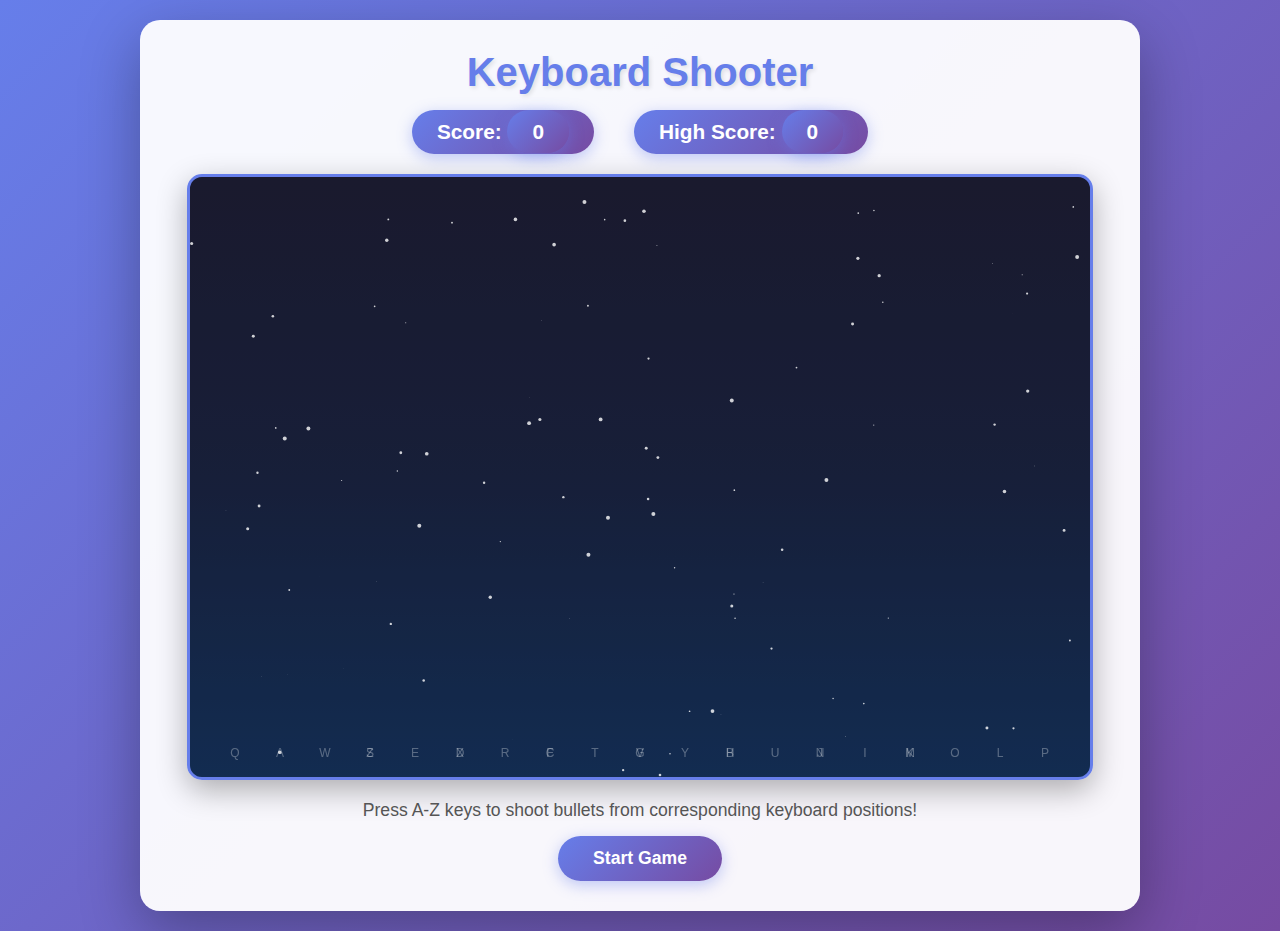
<file: GBMiniGame/index.html>
<!DOCTYPE html>
<html lang="zh-CN">
<head>
    <meta charset="UTF-8">
    <meta name="viewport" content="width=device-width, initial-scale=1.0">
    <title>Keyboard Shooter Game</title>
    <link rel="stylesheet" href="style.css">
</head>
<body>
    <div class="game-container">
        <div class="header">
            <h1>Keyboard Shooter</h1>
            <div class="score-board">
                <span>Score: <span id="score">0</span></span>
                <span>High Score: <span id="highScore">0</span></span>
            </div>
        </div>
        
        <canvas id="gameCanvas"></canvas>
        
        <div class="instructions">
            <p>Press A-Z keys to shoot bullets from corresponding keyboard positions!</p>
            <button id="startBtn">Start Game</button>
            <button id="pauseBtn" style="display:none;">Pause</button>
        </div>
        
        <div id="gameOver" class="game-over" style="display:none;">
            <h2>Game Over!</h2>
            <p>Final Score: <span id="finalScore">0</span></p>
            <button id="restartBtn">Restart</button>
        </div>
    </div>
    
    <script src="game.js"></script>
</body>
</html>
</file>
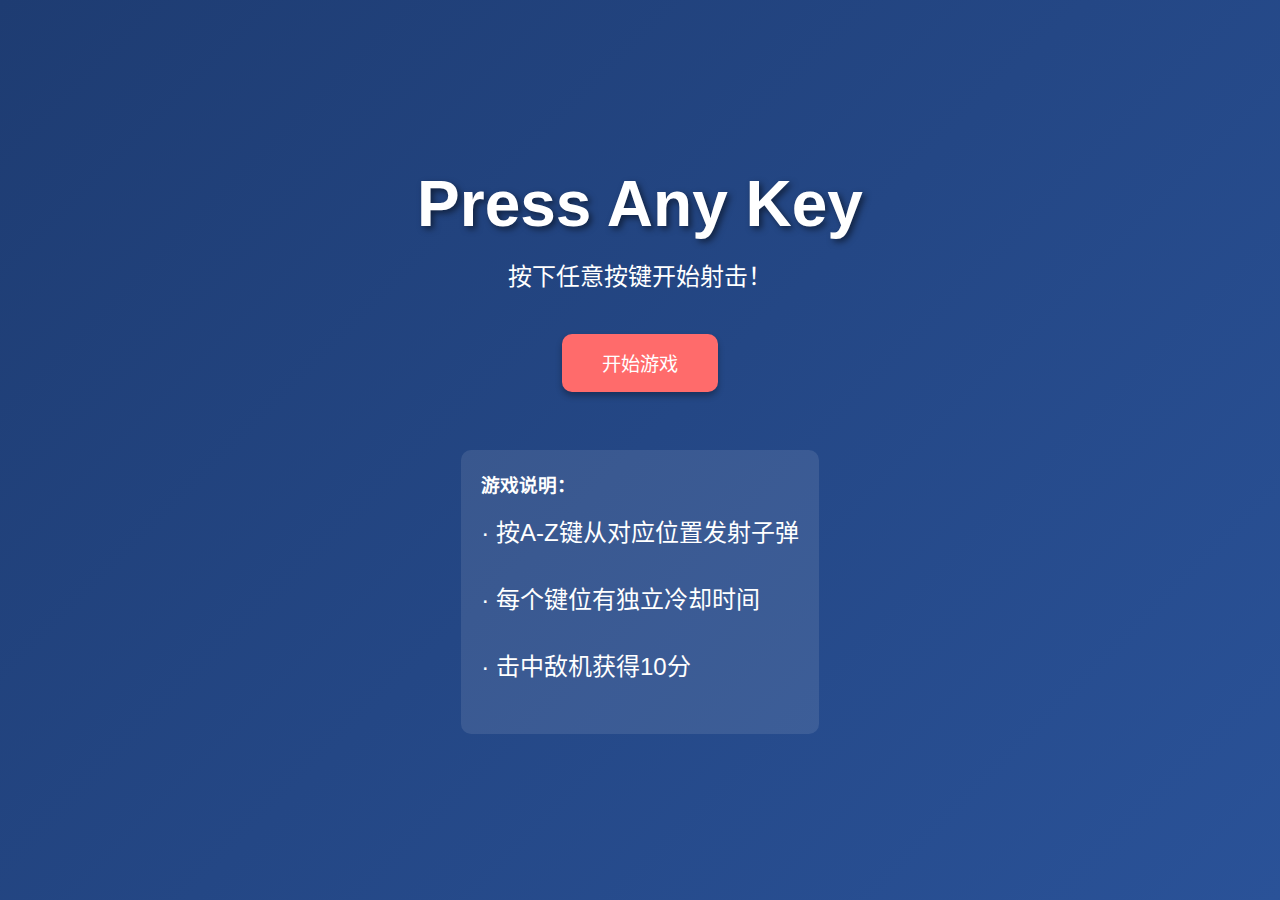
<file: New/index.html>
<!DOCTYPE html>
<html lang="zh-CN">
<head>
    <meta charset="UTF-8">
    <meta name="viewport" content="width=device-width, initial-scale=1.0">
    <title>Press Any Key</title>
    <link rel="stylesheet" href="styles.css">
</head>
<body>
    <div id="game-container">
        <!-- 主菜单 -->
        <div id="menu" class="screen active">
            <h1>Press Any Key</h1>
            <p>按下任意按键开始射击！</p>
            <button id="start-btn">开始游戏</button>
            <div class="instructions">
                <h3>游戏说明：</h3>
                <p>· 按A-Z键从对应位置发射子弹</p>
                <p>· 每个键位有独立冷却时间</p>
                <p>· 击中敌机获得10分</p>
            </div>
        </div>

        <!-- 游戏结束界面 -->
        <div id="game-over" class="screen">
            <h1>游戏结束</h1>
            <p>最终得分: <span id="final-score">0</span></p>
            <button id="restart-btn">返回主界面</button>
        </div>

        <!-- 游戏画布 -->
        <div id="game-screen" class="screen">
            <canvas id="game-canvas"></canvas>
            
            <!-- 游戏内UI -->
            <div id="game-ui">
                <div id="score-display">得分: <span id="score">0</span></div>
                <div id="keyboard-ui">
                    <!-- 键盘UI将由JavaScript动态生成 -->
                </div>
            </div>
        </div>
    </div>

    <!-- JavaScript模块 -->
    <script src="audio.js"></script>
    <script src="sprite.js"></script>
    <script src="weapon.js"></script>
    <script src="enemyHud.js"></script>
    <script src="enemy.js"></script>
    <script src="player.js"></script>
    <script src="tech.js"></script>
    <script src="slot.js"></script>
    <script src="level.js"></script>
    <script src="effect.js"></script>
    <script src="lobby.js"></script>
    <script src="ui.js"></script>
    <script src="menu.js"></script>
    <script src="game.js"></script>
</body>
</html>
</file>
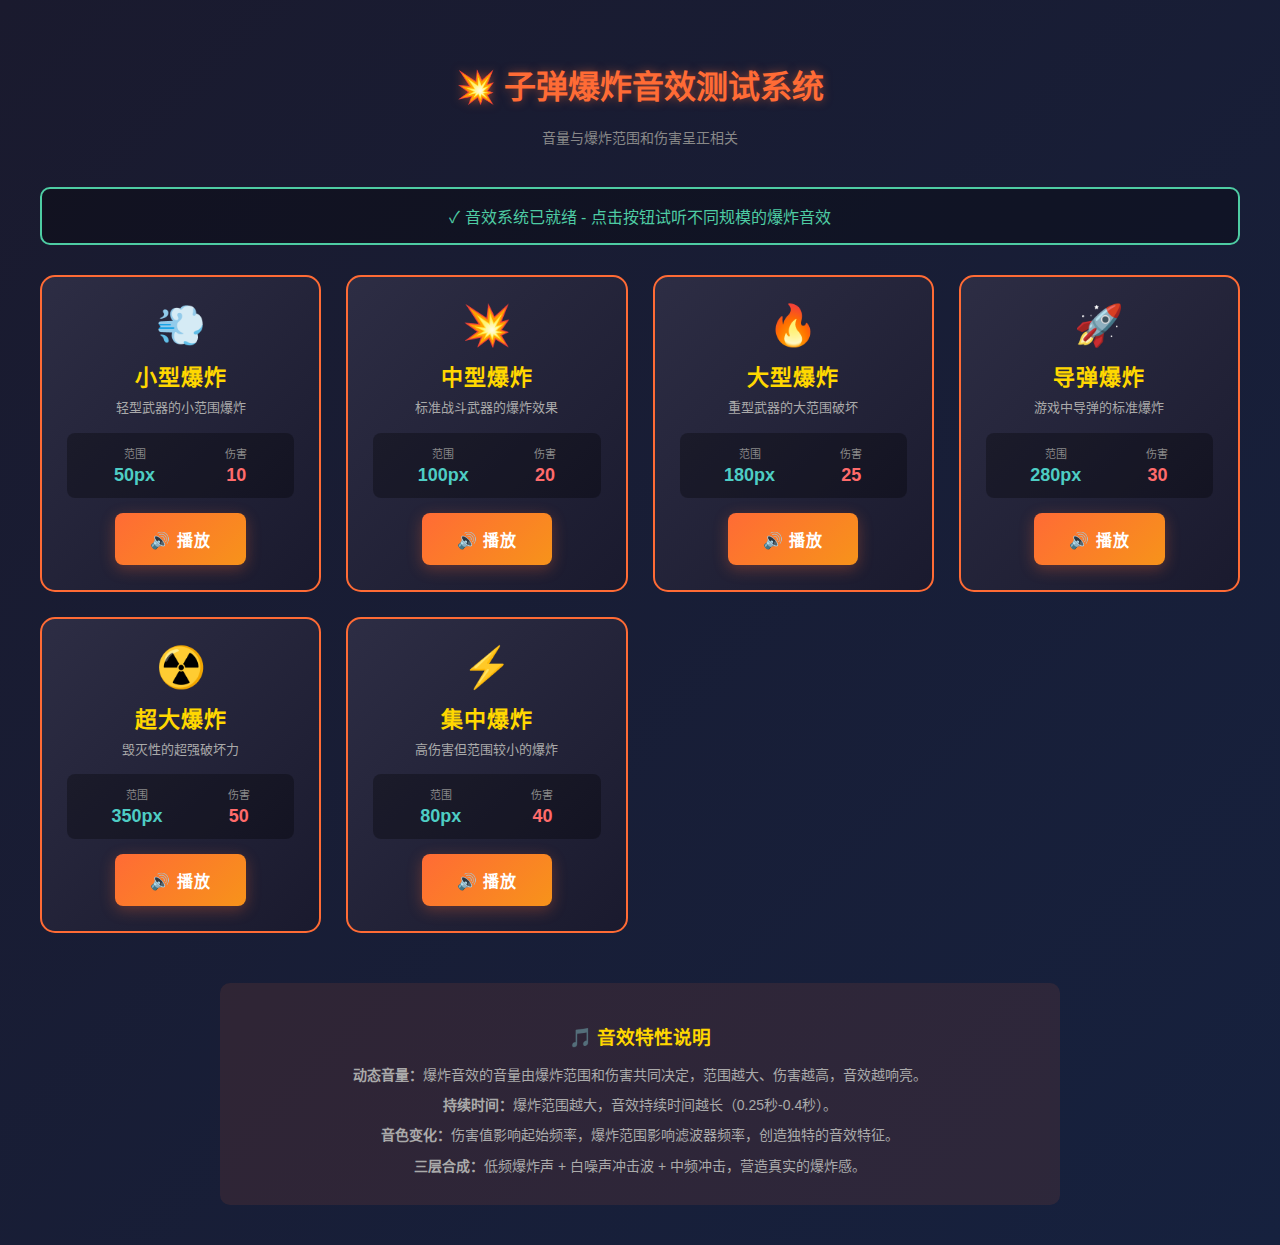
<file: New/test_explosion_sounds.html>
<!DOCTYPE html>
<html lang="zh-CN">
<head>
    <meta charset="UTF-8">
    <meta name="viewport" content="width=device-width, initial-scale=1.0">
    <title>爆炸音效测试 - Press Any Key</title>
    <style>
        body {
            font-family: Arial, sans-serif;
            background: linear-gradient(135deg, #1a1a2e 0%, #16213e 100%);
            color: #eee;
            padding: 40px;
            margin: 0;
        }
        
        h1 {
            text-align: center;
            color: #FF6B35;
            margin-bottom: 20px;
            text-shadow: 0 0 10px rgba(255, 107, 53, 0.5);
        }
        
        .subtitle {
            text-align: center;
            color: #888;
            margin-bottom: 40px;
            font-size: 14px;
        }
        
        .explosion-grid {
            display: grid;
            grid-template-columns: repeat(auto-fit, minmax(280px, 1fr));
            gap: 25px;
            max-width: 1400px;
            margin: 0 auto;
        }
        
        .explosion-card {
            background: linear-gradient(135deg, #2d2d44 0%, #1a1a2e 100%);
            border: 2px solid #FF6B35;
            border-radius: 15px;
            padding: 25px;
            text-align: center;
            transition: all 0.3s;
            position: relative;
            overflow: hidden;
        }
        
        .explosion-card::before {
            content: '';
            position: absolute;
            top: -50%;
            left: -50%;
            width: 200%;
            height: 200%;
            background: radial-gradient(circle, rgba(255,107,53,0.1) 0%, transparent 70%);
            opacity: 0;
            transition: opacity 0.3s;
        }
        
        .explosion-card:hover::before {
            opacity: 1;
        }
        
        .explosion-card:hover {
            border-color: #FFD700;
            transform: translateY(-5px) scale(1.02);
            box-shadow: 0 10px 30px rgba(255, 107, 53, 0.4);
        }
        
        .explosion-name {
            font-size: 22px;
            color: #FFD700;
            margin-bottom: 8px;
            font-weight: bold;
            text-transform: uppercase;
            letter-spacing: 1px;
        }
        
        .explosion-desc {
            font-size: 13px;
            color: #aaa;
            margin-bottom: 15px;
            line-height: 1.4;
        }
        
        .explosion-stats {
            display: flex;
            justify-content: space-around;
            margin: 15px 0;
            padding: 12px;
            background: rgba(0,0,0,0.3);
            border-radius: 8px;
        }
        
        .stat {
            text-align: center;
        }
        
        .stat-label {
            font-size: 11px;
            color: #888;
            text-transform: uppercase;
            margin-bottom: 4px;
        }
        
        .stat-value {
            font-size: 18px;
            color: #FF6B35;
            font-weight: bold;
        }
        
        .stat-value.radius {
            color: #4ECDC4;
        }
        
        .stat-value.damage {
            color: #FF6B6B;
        }
        
        .test-button {
            background: linear-gradient(135deg, #FF6B35 0%, #F7931A 100%);
            border: none;
            color: white;
            padding: 14px 35px;
            border-radius: 8px;
            font-size: 16px;
            font-weight: bold;
            cursor: pointer;
            transition: all 0.3s;
            text-transform: uppercase;
            letter-spacing: 1px;
            box-shadow: 0 4px 15px rgba(255, 107, 53, 0.3);
        }
        
        .test-button:hover {
            transform: scale(1.08);
            box-shadow: 0 6px 20px rgba(255, 107, 53, 0.5);
        }
        
        .test-button:active {
            transform: scale(0.95);
        }
        
        .info {
            text-align: center;
            margin-top: 50px;
            padding: 20px;
            background: rgba(255, 107, 53, 0.1);
            border-radius: 10px;
            max-width: 800px;
            margin-left: auto;
            margin-right: auto;
        }
        
        .info h3 {
            color: #FFD700;
            margin-bottom: 15px;
        }
        
        .info p {
            color: #aaa;
            font-size: 14px;
            line-height: 1.6;
            margin: 8px 0;
        }
        
        .status {
            text-align: center;
            margin-bottom: 30px;
            padding: 15px;
            background: rgba(0,0,0,0.3);
            border-radius: 10px;
            border: 2px solid #FF6B35;
        }
        
        .status.enabled {
            border-color: #4ecca3;
            color: #4ecca3;
        }
        
        .status.disabled {
            border-color: #ff6b6b;
            color: #ff6b6b;
        }
        
        .icon {
            font-size: 40px;
            margin-bottom: 10px;
        }
    </style>
</head>
<body>
    <h1>💥 子弹爆炸音效测试系统</h1>
    <div class="subtitle">音量与爆炸范围和伤害呈正相关</div>
    
    <div class="status" id="status">
        <span id="status-text">正在初始化音效系统...</span>
    </div>
    
    <div class="explosion-grid">
        <!-- 小型爆炸 -->
        <div class="explosion-card">
            <div class="icon">💨</div>
            <div class="explosion-name">小型爆炸</div>
            <div class="explosion-desc">轻型武器的小范围爆炸</div>
            <div class="explosion-stats">
                <div class="stat">
                    <div class="stat-label">范围</div>
                    <div class="stat-value radius">50px</div>
                </div>
                <div class="stat">
                    <div class="stat-label">伤害</div>
                    <div class="stat-value damage">10</div>
                </div>
            </div>
            <button class="test-button" onclick="testExplosion(50, 10)">
                🔊 播放
            </button>
        </div>
        
        <!-- 中型爆炸 -->
        <div class="explosion-card">
            <div class="icon">💥</div>
            <div class="explosion-name">中型爆炸</div>
            <div class="explosion-desc">标准战斗武器的爆炸效果</div>
            <div class="explosion-stats">
                <div class="stat">
                    <div class="stat-label">范围</div>
                    <div class="stat-value radius">100px</div>
                </div>
                <div class="stat">
                    <div class="stat-label">伤害</div>
                    <div class="stat-value damage">20</div>
                </div>
            </div>
            <button class="test-button" onclick="testExplosion(100, 20)">
                🔊 播放
            </button>
        </div>
        
        <!-- 大型爆炸 -->
        <div class="explosion-card">
            <div class="icon">🔥</div>
            <div class="explosion-name">大型爆炸</div>
            <div class="explosion-desc">重型武器的大范围破坏</div>
            <div class="explosion-stats">
                <div class="stat">
                    <div class="stat-label">范围</div>
                    <div class="stat-value radius">180px</div>
                </div>
                <div class="stat">
                    <div class="stat-label">伤害</div>
                    <div class="stat-value damage">25</div>
                </div>
            </div>
            <button class="test-button" onclick="testExplosion(180, 25)">
                🔊 播放
            </button>
        </div>
        
        <!-- 导弹爆炸 -->
        <div class="explosion-card">
            <div class="icon">🚀</div>
            <div class="explosion-name">导弹爆炸</div>
            <div class="explosion-desc">游戏中导弹的标准爆炸</div>
            <div class="explosion-stats">
                <div class="stat">
                    <div class="stat-label">范围</div>
                    <div class="stat-value radius">280px</div>
                </div>
                <div class="stat">
                    <div class="stat-label">伤害</div>
                    <div class="stat-value damage">30</div>
                </div>
            </div>
            <button class="test-button" onclick="testExplosion(280, 30)">
                🔊 播放
            </button>
        </div>
        
        <!-- 超大爆炸 -->
        <div class="explosion-card">
            <div class="icon">☢️</div>
            <div class="explosion-name">超大爆炸</div>
            <div class="explosion-desc">毁灭性的超强破坏力</div>
            <div class="explosion-stats">
                <div class="stat">
                    <div class="stat-label">范围</div>
                    <div class="stat-value radius">350px</div>
                </div>
                <div class="stat">
                    <div class="stat-label">伤害</div>
                    <div class="stat-value damage">50</div>
                </div>
            </div>
            <button class="test-button" onclick="testExplosion(350, 50)">
                🔊 播放
            </button>
        </div>
        
        <!-- 高伤低范围 -->
        <div class="explosion-card">
            <div class="icon">⚡</div>
            <div class="explosion-name">集中爆炸</div>
            <div class="explosion-desc">高伤害但范围较小的爆炸</div>
            <div class="explosion-stats">
                <div class="stat">
                    <div class="stat-label">范围</div>
                    <div class="stat-value radius">80px</div>
                </div>
                <div class="stat">
                    <div class="stat-label">伤害</div>
                    <div class="stat-value damage">40</div>
                </div>
            </div>
            <button class="test-button" onclick="testExplosion(80, 40)">
                🔊 播放
            </button>
        </div>
    </div>
    
    <div class="info">
        <h3>🎵 音效特性说明</h3>
        <p><strong>动态音量：</strong>爆炸音效的音量由爆炸范围和伤害共同决定，范围越大、伤害越高，音效越响亮。</p>
        <p><strong>持续时间：</strong>爆炸范围越大，音效持续时间越长（0.25秒-0.4秒）。</p>
        <p><strong>音色变化：</strong>伤害值影响起始频率，爆炸范围影响滤波器频率，创造独特的音效特征。</p>
        <p><strong>三层合成：</strong>低频爆炸声 + 白噪声冲击波 + 中频冲击，营造真实的爆炸感。</p>
    </div>
    
    <script src="audio.js"></script>
    <script>
        // 检查音效系统状态
        function checkAudioStatus() {
            const statusDiv = document.getElementById('status');
            const statusText = document.getElementById('status-text');
            
            if (window.audioSystem && window.audioSystem.isEnabled()) {
                statusDiv.className = 'status enabled';
                statusText.textContent = '✓ 音效系统已就绪 - 点击按钮试听不同规模的爆炸音效';
            } else {
                statusDiv.className = 'status disabled';
                statusText.textContent = '✗ 音效系统未启用（请点击任意位置激活）';
            }
        }
        
        // 测试爆炸音效
        function testExplosion(radius, damage) {
            if (!window.audioSystem) {
                alert('音效系统未初始化！');
                return;
            }
            
            console.log(`播放爆炸音效: 范围=${radius}px, 伤害=${damage}`);
            window.audioSystem.playBulletExplosionSound(radius, damage);
            
            // 检查状态
            checkAudioStatus();
        }
        
        // 页面加载完成后检查状态
        window.addEventListener('load', () => {
            setTimeout(checkAudioStatus, 100);
            
            // 添加用户交互监听以启动音频上下文
            document.addEventListener('click', checkAudioStatus, { once: true });
        });
    </script>
</body>
</html>
</file>
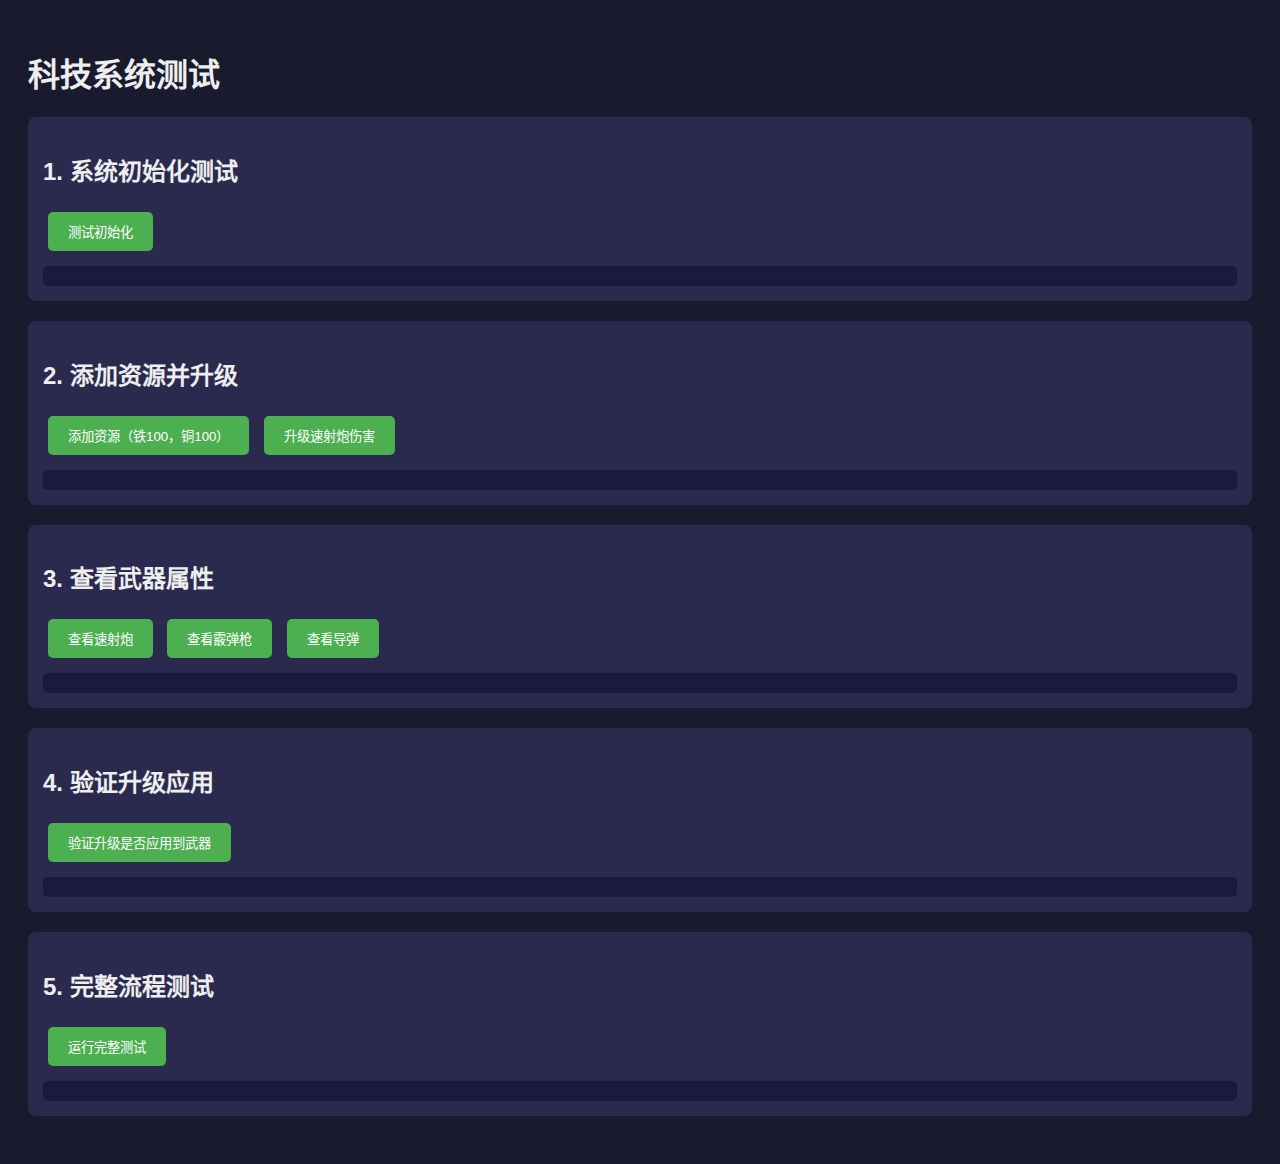
<file: New/test_tech.html>
<!DOCTYPE html>
<html lang="zh-CN">
<head>
    <meta charset="UTF-8">
    <meta name="viewport" content="width=device-width, initial-scale=1.0">
    <title>科技系统测试</title>
    <style>
        body {
            font-family: Arial, sans-serif;
            padding: 20px;
            background-color: #1a1a2e;
            color: #eee;
        }
        .section {
            margin: 20px 0;
            padding: 15px;
            background-color: #2a2a4e;
            border-radius: 8px;
        }
        button {
            margin: 5px;
            padding: 10px 20px;
            background-color: #4CAF50;
            color: white;
            border: none;
            border-radius: 5px;
            cursor: pointer;
        }
        button:hover {
            background-color: #45a049;
        }
        .result {
            margin-top: 10px;
            padding: 10px;
            background-color: #1a1a3e;
            border-radius: 5px;
            font-family: monospace;
            white-space: pre-wrap;
        }
        .success {
            color: #4CAF50;
        }
        .error {
            color: #f44336;
        }
        .info {
            color: #2196F3;
        }
    </style>
</head>
<body>
    <h1>科技系统测试</h1>

    <div class="section">
        <h2>1. 系统初始化测试</h2>
        <button onclick="testInitialization()">测试初始化</button>
        <div id="init-result" class="result"></div>
    </div>

    <div class="section">
        <h2>2. 添加资源并升级</h2>
        <button onclick="addResources()">添加资源（铁100，铜100）</button>
        <button onclick="testUpgrade()">升级速射炮伤害</button>
        <div id="upgrade-result" class="result"></div>
    </div>

    <div class="section">
        <h2>3. 查看武器属性</h2>
        <button onclick="viewWeaponStats('BASIC_GUN')">查看速射炮</button>
        <button onclick="viewWeaponStats('SHOTGUN')">查看霰弹枪</button>
        <button onclick="viewWeaponStats('MISSILE')">查看导弹</button>
        <div id="weapon-result" class="result"></div>
    </div>

    <div class="section">
        <h2>4. 验证升级应用</h2>
        <button onclick="verifyUpgradeApplication()">验证升级是否应用到武器</button>
        <div id="verify-result" class="result"></div>
    </div>

    <div class="section">
        <h2>5. 完整流程测试</h2>
        <button onclick="fullFlowTest()">运行完整测试</button>
        <div id="flow-result" class="result"></div>
    </div>

    <!-- 加载游戏脚本 -->
    <script src="player.js"></script>
    <script src="tech.js"></script>
    <script src="weapon.js"></script>

    <script>
        let player, techSystem, weaponSystem;

        function log(elementId, message, type = 'info') {
            const element = document.getElementById(elementId);
            const timestamp = new Date().toLocaleTimeString();
            const className = type;
            element.innerHTML += `<span class="${className}">[${timestamp}] ${message}</span>\n`;
        }

        function clear(elementId) {
            document.getElementById(elementId).innerHTML = '';
        }

        function testInitialization() {
            clear('init-result');
            try {
                // 创建玩家
                player = new Player();
                log('init-result', '✓ 玩家创建成功', 'success');

                // 创建科技系统
                techSystem = new TechSystem(player);
                log('init-result', '✓ 科技系统创建成功', 'success');

                // 创建武器系统（需要canvas）
                const canvas = document.createElement('canvas');
                weaponSystem = new WeaponSystem(canvas, player);
                weaponSystem.setTechSystem(techSystem);
                log('init-result', '✓ 武器系统创建成功', 'success');

                log('init-result', '\n初始化完成！所有系统就绪。', 'success');
            } catch (error) {
                log('init-result', `✗ 初始化失败: ${error.message}`, 'error');
                console.error(error);
            }
        }

        function addResources() {
            clear('upgrade-result');
            if (!player) {
                log('upgrade-result', '请先运行系统初始化测试', 'error');
                return;
            }

            player.addResource('iron', 100);
            player.addResource('copper', 100);
            player.addResource('cobalt', 50);
            player.addResource('nickel', 30);

            const resources = player.getAllResources();
            log('upgrade-result', '✓ 资源已添加:', 'success');
            log('upgrade-result', JSON.stringify(resources, null, 2), 'info');
        }

        function testUpgrade() {
            if (!techSystem || !player) {
                log('upgrade-result', '请先运行系统初始化测试', 'error');
                return;
            }

            const techId = 'BASIC_GUN_DAMAGE';
            
            // 检查是否可以升级
            const canUpgrade = techSystem.canUpgrade(techId);
            log('upgrade-result', `\n检查升级条件: ${JSON.stringify(canUpgrade, null, 2)}`, 'info');

            if (canUpgrade.success) {
                // 执行升级
                const result = techSystem.upgrade(techId);
                if (result.success) {
                    log('upgrade-result', `✓ 升级成功！当前等级: ${result.newLevel}`, 'success');
                    
                    // 重新初始化武器
                    weaponSystem.initializeWeapons();
                    log('upgrade-result', '✓ 武器已重新初始化', 'success');
                } else {
                    log('upgrade-result', `✗ 升级失败: ${result.reason}`, 'error');
                }
            } else {
                log('upgrade-result', `✗ 无法升级: ${canUpgrade.reason}`, 'error');
            }

            // 显示剩余资源
            const resources = player.getAllResources();
            log('upgrade-result', `\n剩余资源: ${JSON.stringify(resources, null, 2)}`, 'info');
        }

        function viewWeaponStats(weaponId) {
            clear('weapon-result');
            if (!techSystem || !weaponSystem) {
                log('weapon-result', '请先运行系统初始化测试', 'error');
                return;
            }

            try {
                // 获取原始武器数据
                const originalWeapon = WeaponPresets[weaponId];
                log('weapon-result', `=== ${originalWeapon.name} (${weaponId}) ===`, 'success');
                
                // 获取科技升级
                const upgrades = techSystem.getWeaponUpgrades(weaponId);
                log('weapon-result', '\n当前科技升级:', 'info');
                log('weapon-result', JSON.stringify(upgrades, null, 2), 'info');

                // 获取应用升级后的武器
                const upgradedWeapon = techSystem.applyUpgradesToWeapon(originalWeapon);
                
                log('weapon-result', '\n原始属性 vs 升级后属性:', 'info');
                log('weapon-result', `伤害: ${originalWeapon.damage} → ${upgradedWeapon.damage}`, 'info');
                log('weapon-result', `冷却: ${originalWeapon.cooldown}ms → ${upgradedWeapon.cooldown}ms`, 'info');
                log('weapon-result', `子弹数: ${originalWeapon.bulletsPerShot} → ${upgradedWeapon.bulletsPerShot}`, 'info');
                log('weapon-result', `子弹速度: ${originalWeapon.bulletSpeed} → ${upgradedWeapon.bulletSpeed}`, 'info');

                // 获取该武器的所有科技
                const techs = techSystem.getWeaponTechs(weaponId);
                log('weapon-result', '\n科技等级:', 'info');
                techs.forEach(({ tech, currentLevel }) => {
                    log('weapon-result', `  ${tech.name}: Lv${currentLevel}/${tech.maxLevel}`, 'info');
                });

            } catch (error) {
                log('weapon-result', `✗ 查看失败: ${error.message}`, 'error');
                console.error(error);
            }
        }

        function verifyUpgradeApplication() {
            clear('verify-result');
            if (!techSystem || !weaponSystem || !player) {
                log('verify-result', '请先运行系统初始化测试', 'error');
                return;
            }

            try {
                log('verify-result', '=== 验证升级应用 ===', 'success');

                // 添加资源
                player.addResource('iron', 500);
                player.addResource('copper', 500);
                log('verify-result', '✓ 添加测试资源', 'success');

                // 升级速射炮伤害到Lv3
                for (let i = 0; i < 3; i++) {
                    const result = techSystem.upgrade('BASIC_GUN_DAMAGE');
                    if (result.success) {
                        log('verify-result', `✓ 速射炮伤害升级到 Lv${result.newLevel}`, 'success');
                    }
                }

                // 重新初始化武器
                weaponSystem.initializeWeapons();
                log('verify-result', '✓ 武器重新初始化', 'success');

                // 检查武器系统中的武器是否应用了升级
                const weaponInSystem = weaponSystem.getWeapon('Q');
                const originalWeapon = WeaponPresets['BASIC_GUN'];
                const upgradedWeapon = techSystem.applyUpgradesToWeapon(originalWeapon);

                log('verify-result', '\n武器系统中的武器属性:', 'info');
                log('verify-result', `伤害: ${weaponInSystem.damage}`, 'info');
                log('verify-result', `期望伤害: ${upgradedWeapon.damage}`, 'info');

                if (weaponInSystem.damage === upgradedWeapon.damage) {
                    log('verify-result', '\n✓✓✓ 验证成功！科技升级已正确应用到武器！', 'success');
                } else {
                    log('verify-result', '\n✗✗✗ 验证失败！升级未应用或应用不正确！', 'error');
                    log('verify-result', `实际伤害: ${weaponInSystem.damage}, 期望伤害: ${upgradedWeapon.damage}`, 'error');
                }

            } catch (error) {
                log('verify-result', `✗ 验证失败: ${error.message}`, 'error');
                console.error(error);
            }
        }

        function fullFlowTest() {
            clear('flow-result');
            
            try {
                log('flow-result', '=== 完整流程测试 ===\n', 'success');

                // 1. 初始化
                log('flow-result', '步骤1: 初始化系统', 'info');
                player = new Player();
                techSystem = new TechSystem(player);
                const canvas = document.createElement('canvas');
                weaponSystem = new WeaponSystem(canvas, player);
                weaponSystem.setTechSystem(techSystem);
                log('flow-result', '✓ 系统初始化完成\n', 'success');

                // 2. 添加资源
                log('flow-result', '步骤2: 添加资源', 'info');
                player.addResource('iron', 1000);
                player.addResource('copper', 1000);
                player.addResource('cobalt', 500);
                log('flow-result', `✓ 当前资源: ${JSON.stringify(player.getAllResources())}\n`, 'success');

                // 3. 查看初始武器属性
                log('flow-result', '步骤3: 查看速射炮初始属性', 'info');
                const originalWeapon = WeaponPresets['BASIC_GUN'];
                log('flow-result', `伤害: ${originalWeapon.damage}, 冷却: ${originalWeapon.cooldown}ms\n`, 'info');

                // 4. 升级伤害
                log('flow-result', '步骤4: 升级速射炮伤害', 'info');
                for (let i = 0; i < 5; i++) {
                    const result = techSystem.upgrade('BASIC_GUN_DAMAGE');
                    if (result.success) {
                        log('flow-result', `✓ 升级到 Lv${result.newLevel}`, 'success');
                    } else {
                        log('flow-result', `✗ 升级失败: ${result.reason}`, 'error');
                        break;
                    }
                }

                // 5. 升级冷却
                log('flow-result', '\n步骤5: 升级速射炮冷却', 'info');
                for (let i = 0; i < 3; i++) {
                    const result = techSystem.upgrade('BASIC_GUN_COOLDOWN');
                    if (result.success) {
                        log('flow-result', `✓ 升级到 Lv${result.newLevel}`, 'success');
                    } else {
                        log('flow-result', `✗ 升级失败: ${result.reason}`, 'error');
                        break;
                    }
                }

                // 6. 应用升级
                log('flow-result', '\n步骤6: 应用升级到武器', 'info');
                weaponSystem.initializeWeapons();
                log('flow-result', '✓ 武器重新初始化完成\n', 'success');

                // 7. 验证最终属性
                log('flow-result', '步骤7: 验证最终属性', 'info');
                const upgradedWeapon = techSystem.applyUpgradesToWeapon(originalWeapon);
                const weaponInSystem = weaponSystem.getWeapon('Q');
                
                log('flow-result', '原始属性:', 'info');
                log('flow-result', `  伤害: ${originalWeapon.damage}, 冷却: ${originalWeapon.cooldown}ms`, 'info');
                log('flow-result', '升级后属性:', 'info');
                log('flow-result', `  伤害: ${upgradedWeapon.damage}, 冷却: ${upgradedWeapon.cooldown}ms`, 'info');
                log('flow-result', '武器系统中的属性:', 'info');
                log('flow-result', `  伤害: ${weaponInSystem.damage}, 冷却: ${weaponInSystem.cooldown}ms`, 'info');

                // 8. 最终验证
                log('flow-result', '\n步骤8: 最终验证', 'info');
                const damageMatch = weaponInSystem.damage === upgradedWeapon.damage;
                const cooldownMatch = weaponInSystem.cooldown === upgradedWeapon.cooldown;
                
                if (damageMatch && cooldownMatch) {
                    log('flow-result', '\n🎉🎉🎉 完整测试通过！科技系统工作正常！', 'success');
                } else {
                    log('flow-result', '\n❌ 测试失败！', 'error');
                    if (!damageMatch) log('flow-result', `伤害不匹配: ${weaponInSystem.damage} ≠ ${upgradedWeapon.damage}`, 'error');
                    if (!cooldownMatch) log('flow-result', `冷却不匹配: ${weaponInSystem.cooldown} ≠ ${upgradedWeapon.cooldown}`, 'error');
                }

                // 显示剩余资源
                log('flow-result', `\n剩余资源: ${JSON.stringify(player.getAllResources())}`, 'info');

            } catch (error) {
                log('flow-result', `\n✗ 测试过程出错: ${error.message}`, 'error');
                console.error(error);
            }
        }
    </script>
</body>
</html>
</file>
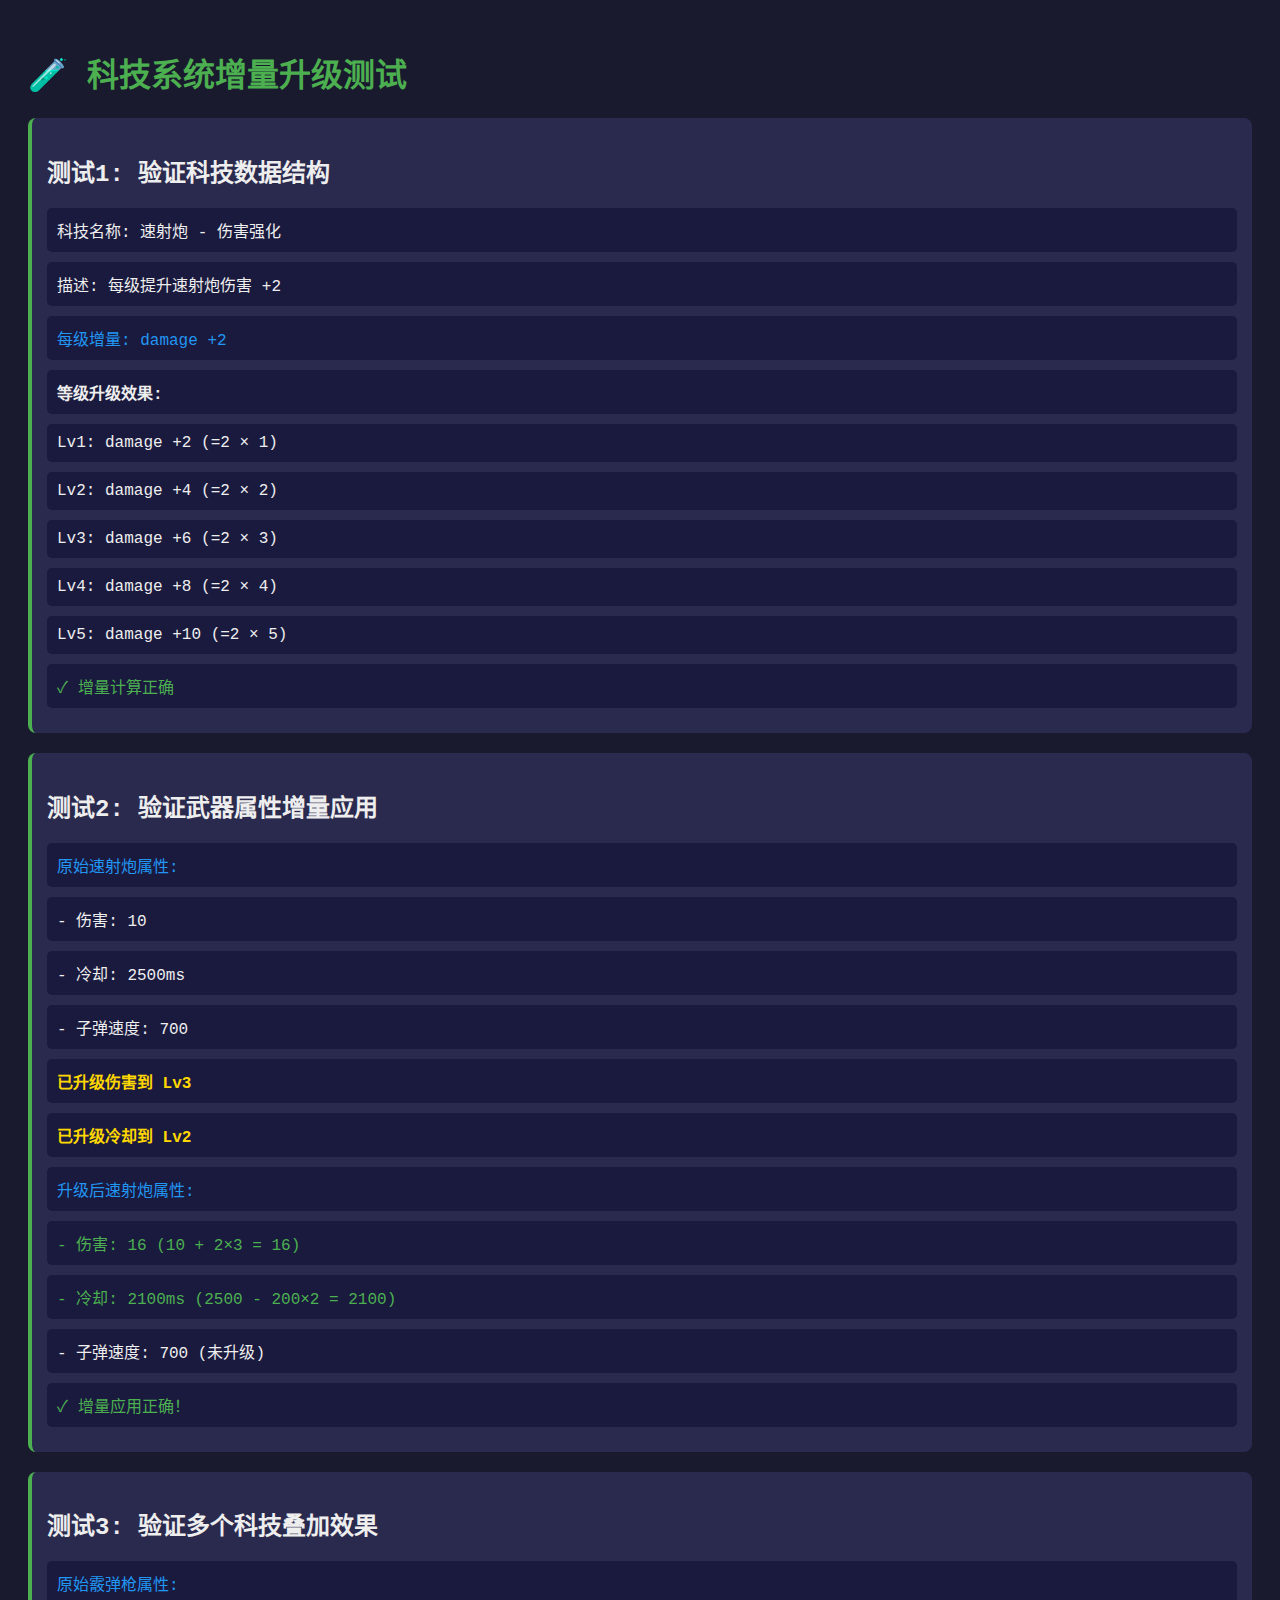
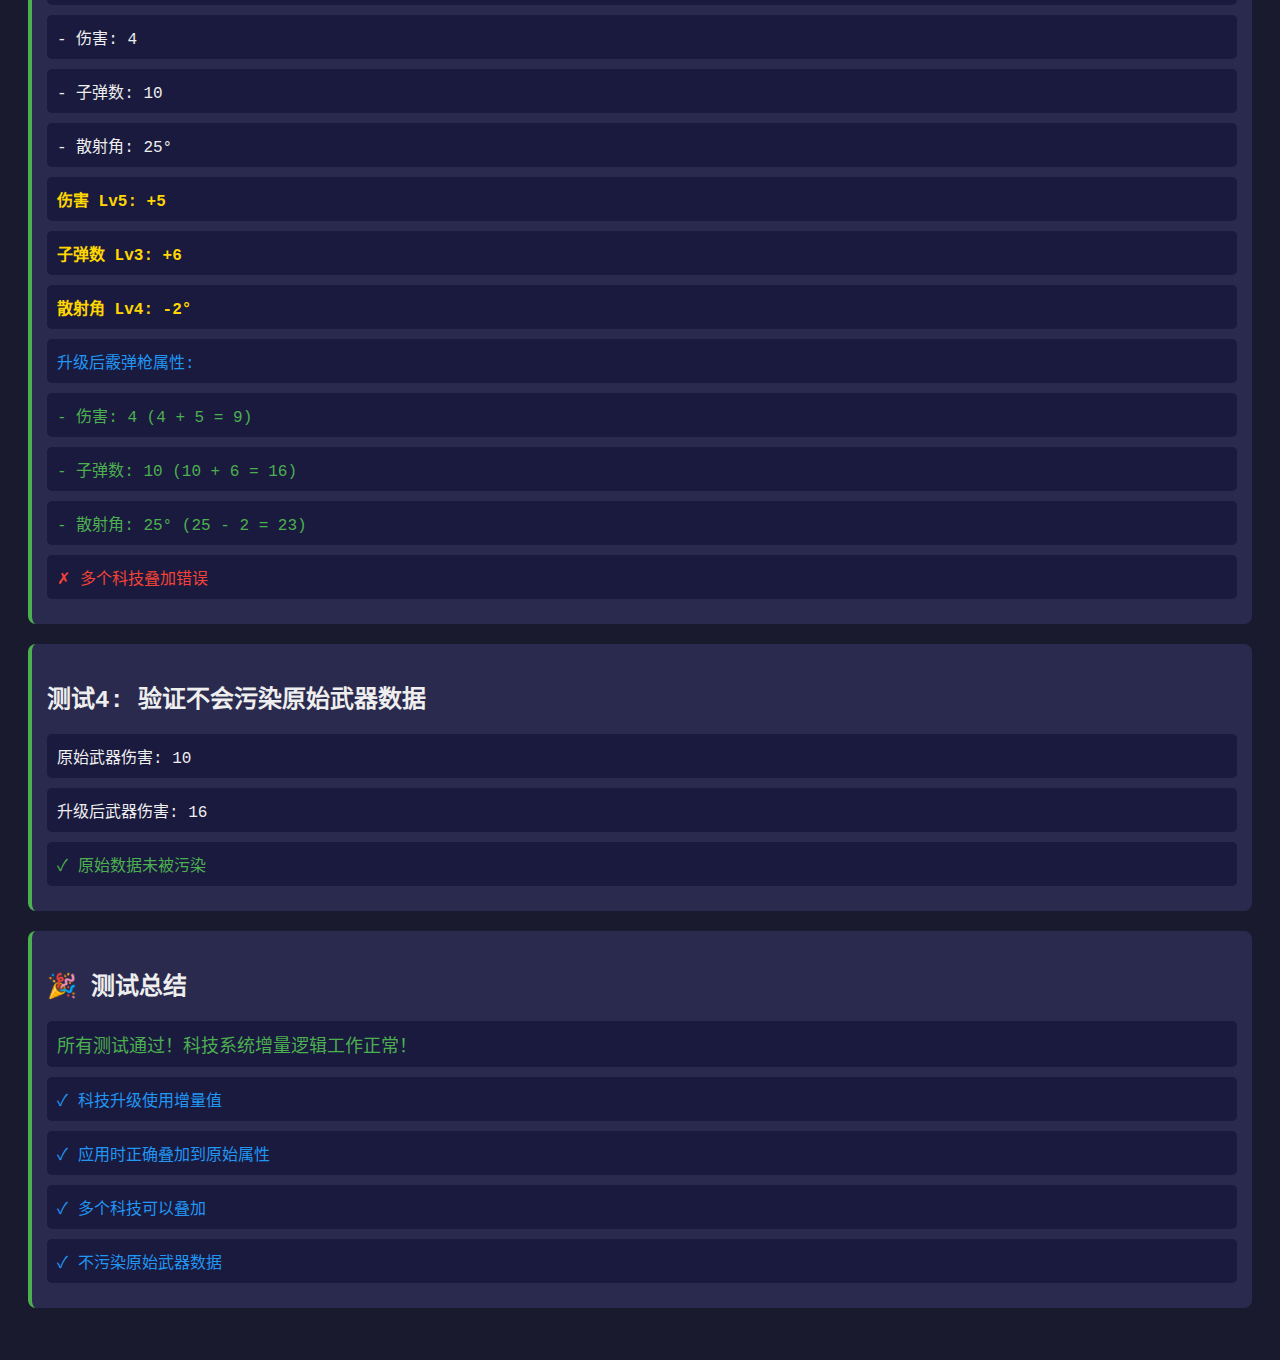
<file: New/test_tech_increment.html>
<!DOCTYPE html>
<html lang="zh-CN">
<head>
    <meta charset="UTF-8">
    <meta name="viewport" content="width=device-width, initial-scale=1.0">
    <title>科技系统增量升级测试</title>
    <style>
        body {
            font-family: 'Consolas', 'Monaco', monospace;
            padding: 20px;
            background-color: #1a1a2e;
            color: #eee;
        }
        h1 { color: #4CAF50; }
        .test-section {
            margin: 20px 0;
            padding: 15px;
            background-color: #2a2a4e;
            border-radius: 8px;
            border-left: 4px solid #4CAF50;
        }
        .result {
            margin: 10px 0;
            padding: 10px;
            background-color: #1a1a3e;
            border-radius: 5px;
        }
        .success { color: #4CAF50; }
        .error { color: #f44336; }
        .info { color: #2196F3; }
        .highlight { color: #FFD700; font-weight: bold; }
    </style>
</head>
<body>
    <h1>🧪 科技系统增量升级测试</h1>
    <div id="output"></div>

    <script src="player.js"></script>
    <script src="tech.js"></script>
    <script src="weapon.js"></script>

    <script>
        const output = document.getElementById('output');

        function log(message, className = 'info') {
            const div = document.createElement('div');
            div.className = `result ${className}`;
            div.innerHTML = message;
            output.appendChild(div);
        }

        function section(title) {
            const div = document.createElement('div');
            div.className = 'test-section';
            div.innerHTML = `<h2>${title}</h2>`;
            output.appendChild(div);
            return div;
        }

        // 测试1: 验证增量逻辑
        function test1() {
            const sec = section('测试1: 验证科技数据结构');
            
            const tech = TechUpgrades.BASIC_GUN_DAMAGE;
            sec.innerHTML += `<div class="result">科技名称: ${tech.name}</div>`;
            sec.innerHTML += `<div class="result">描述: ${tech.description}</div>`;
            sec.innerHTML += `<div class="result info">每级增量: damage +${tech.upgradePerLevel.damage}</div>`;
            
            // 测试getTotalUpgrade
            sec.innerHTML += `<div class="result"><strong>等级升级效果:</strong></div>`;
            for (let i = 1; i <= 5; i++) {
                const upgrade = tech.getTotalUpgrade(i);
                sec.innerHTML += `<div class="result">Lv${i}: damage +${upgrade.damage} (=${tech.upgradePerLevel.damage} × ${i})</div>`;
            }
            sec.innerHTML += `<div class="result success">✓ 增量计算正确</div>`;
        }

        // 测试2: 验证武器属性应用
        function test2() {
            const sec = section('测试2: 验证武器属性增量应用');
            
            const player = new Player();
            const techSystem = new TechSystem(player);
            
            // 给予资源
            player.addResource('iron', 1000);
            player.addResource('copper', 1000);
            
            // 获取原始武器
            const originalWeapon = WeaponPresets.BASIC_GUN;
            sec.innerHTML += `<div class="result info">原始速射炮属性:</div>`;
            sec.innerHTML += `<div class="result">- 伤害: ${originalWeapon.damage}</div>`;
            sec.innerHTML += `<div class="result">- 冷却: ${originalWeapon.cooldown}ms</div>`;
            sec.innerHTML += `<div class="result">- 子弹速度: ${originalWeapon.bulletSpeed}</div>`;
            
            // 升级伤害到Lv3
            for (let i = 0; i < 3; i++) {
                techSystem.upgrade('BASIC_GUN_DAMAGE');
            }
            sec.innerHTML += `<div class="result highlight">已升级伤害到 Lv3</div>`;
            
            // 升级冷却到Lv2
            for (let i = 0; i < 2; i++) {
                techSystem.upgrade('BASIC_GUN_COOLDOWN');
            }
            sec.innerHTML += `<div class="result highlight">已升级冷却到 Lv2</div>`;
            
            // 应用升级
            const upgradedWeapon = techSystem.applyUpgradesToWeapon(originalWeapon);
            
            sec.innerHTML += `<div class="result info">升级后速射炮属性:</div>`;
            sec.innerHTML += `<div class="result success">- 伤害: ${upgradedWeapon.damage} (${originalWeapon.damage} + 2×3 = ${originalWeapon.damage + 6})</div>`;
            sec.innerHTML += `<div class="result success">- 冷却: ${upgradedWeapon.cooldown}ms (${originalWeapon.cooldown} - 200×2 = ${originalWeapon.cooldown - 400})</div>`;
            sec.innerHTML += `<div class="result">- 子弹速度: ${upgradedWeapon.bulletSpeed} (未升级)</div>`;
            
            // 验证
            const expectedDamage = originalWeapon.damage + 6;
            const expectedCooldown = originalWeapon.cooldown - 400;
            
            if (upgradedWeapon.damage === expectedDamage && upgradedWeapon.cooldown === expectedCooldown) {
                sec.innerHTML += `<div class="result success">✓ 增量应用正确！</div>`;
            } else {
                sec.innerHTML += `<div class="result error">✗ 增量应用错误</div>`;
                sec.innerHTML += `<div class="result error">期望伤害: ${expectedDamage}, 实际: ${upgradedWeapon.damage}</div>`;
                sec.innerHTML += `<div class="result error">期望冷却: ${expectedCooldown}, 实际: ${upgradedWeapon.cooldown}</div>`;
            }
        }

        // 测试3: 验证多个科技叠加
        function test3() {
            const sec = section('测试3: 验证多个科技叠加效果');
            
            const player = new Player();
            const techSystem = new TechSystem(player);
            
            player.addResource('iron', 2000);
            player.addResource('copper', 2000);
            player.addResource('cobalt', 500);
            
            const originalWeapon = WeaponPresets.SHOTGUN;
            sec.innerHTML += `<div class="result info">原始霰弹枪属性:</div>`;
            sec.innerHTML += `<div class="result">- 伤害: ${originalWeapon.damage}</div>`;
            sec.innerHTML += `<div class="result">- 子弹数: ${originalWeapon.bulletsPerShot}</div>`;
            sec.innerHTML += `<div class="result">- 散射角: ${originalWeapon.bulletSpreadAngle}°</div>`;
            
            // 升级伤害
            for (let i = 0; i < 5; i++) {
                techSystem.upgrade('SHOTGUN_DAMAGE');
            }
            sec.innerHTML += `<div class="result highlight">伤害 Lv5: +${1 * 5}</div>`;
            
            // 升级子弹数
            for (let i = 0; i < 3; i++) {
                techSystem.upgrade('SHOTGUN_BULLETS');
            }
            sec.innerHTML += `<div class="result highlight">子弹数 Lv3: +${2 * 3}</div>`;
            
            // 升级精准度
            for (let i = 0; i < 4; i++) {
                techSystem.upgrade('SHOTGUN_SPREAD');
            }
            sec.innerHTML += `<div class="result highlight">散射角 Lv4: ${-0.5 * 4}°</div>`;
            
            const upgradedWeapon = techSystem.applyUpgradesToWeapon(originalWeapon);
            
            sec.innerHTML += `<div class="result info">升级后霰弹枪属性:</div>`;
            sec.innerHTML += `<div class="result success">- 伤害: ${upgradedWeapon.damage} (${originalWeapon.damage} + 5 = ${originalWeapon.damage + 5})</div>`;
            sec.innerHTML += `<div class="result success">- 子弹数: ${upgradedWeapon.bulletsPerShot} (${originalWeapon.bulletsPerShot} + 6 = ${originalWeapon.bulletsPerShot + 6})</div>`;
            sec.innerHTML += `<div class="result success">- 散射角: ${upgradedWeapon.bulletSpreadAngle}° (${originalWeapon.bulletSpreadAngle} - 2 = ${originalWeapon.bulletSpreadAngle - 2})</div>`;
            
            const expectedDamage = originalWeapon.damage + 5;
            const expectedBullets = originalWeapon.bulletsPerShot + 6;
            const expectedSpread = originalWeapon.bulletSpreadAngle - 2;
            
            if (upgradedWeapon.damage === expectedDamage && 
                upgradedWeapon.bulletsPerShot === expectedBullets &&
                upgradedWeapon.bulletSpreadAngle === expectedSpread) {
                sec.innerHTML += `<div class="result success">✓ 多个科技叠加正确！</div>`;
            } else {
                sec.innerHTML += `<div class="result error">✗ 多个科技叠加错误</div>`;
            }
        }

        // 测试4: 验证不会污染原始数据
        function test4() {
            const sec = section('测试4: 验证不会污染原始武器数据');
            
            const player = new Player();
            const techSystem = new TechSystem(player);
            
            player.addResource('iron', 500);
            player.addResource('copper', 500);
            
            const originalWeapon = WeaponPresets.BASIC_GUN;
            const originalDamage = originalWeapon.damage;
            
            // 升级并应用
            for (let i = 0; i < 5; i++) {
                techSystem.upgrade('BASIC_GUN_DAMAGE');
            }
            const upgradedWeapon = techSystem.applyUpgradesToWeapon(originalWeapon);
            
            sec.innerHTML += `<div class="result">原始武器伤害: ${originalWeapon.damage}</div>`;
            sec.innerHTML += `<div class="result">升级后武器伤害: ${upgradedWeapon.damage}</div>`;
            
            if (originalWeapon.damage === originalDamage) {
                sec.innerHTML += `<div class="result success">✓ 原始数据未被污染</div>`;
            } else {
                sec.innerHTML += `<div class="result error">✗ 原始数据被污染了！</div>`;
            }
        }

        // 运行所有测试
        try {
            test1();
            test2();
            test3();
            test4();
            
            const finalSec = section('🎉 测试总结');
            finalSec.innerHTML += `<div class="result success" style="font-size: 18px;">所有测试通过！科技系统增量逻辑工作正常！</div>`;
            finalSec.innerHTML += `<div class="result info">✓ 科技升级使用增量值</div>`;
            finalSec.innerHTML += `<div class="result info">✓ 应用时正确叠加到原始属性</div>`;
            finalSec.innerHTML += `<div class="result info">✓ 多个科技可以叠加</div>`;
            finalSec.innerHTML += `<div class="result info">✓ 不污染原始武器数据</div>`;
        } catch (error) {
            log(`测试失败: ${error.message}`, 'error');
            console.error(error);
        }
    </script>
</body>
</html>
</file>
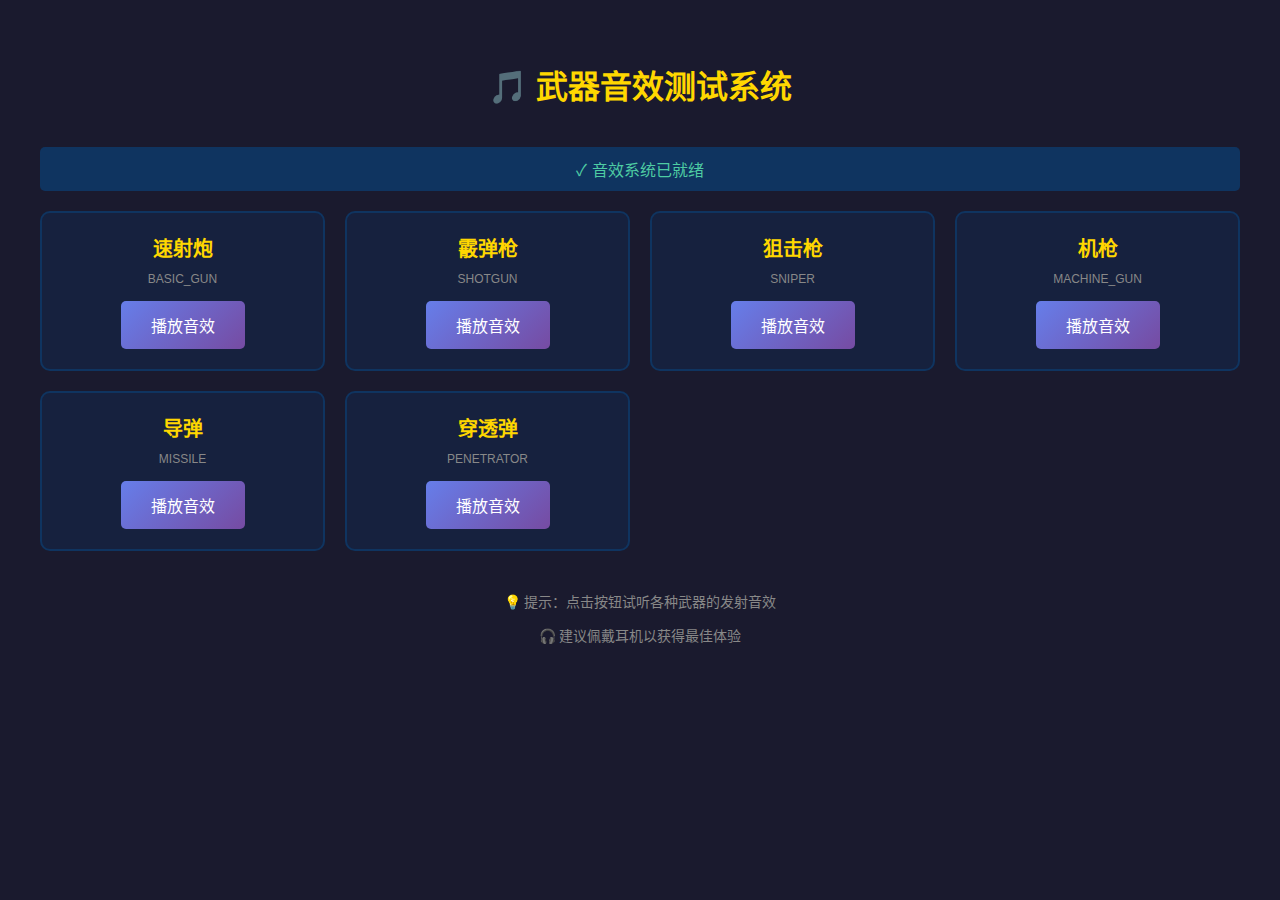
<file: New/test_weapon_sounds.html>
<!DOCTYPE html>
<html lang="zh-CN">
<head>
    <meta charset="UTF-8">
    <meta name="viewport" content="width=device-width, initial-scale=1.0">
    <title>武器音效测试 - Press Any Key</title>
    <style>
        body {
            font-family: Arial, sans-serif;
            background: #1a1a2e;
            color: #eee;
            padding: 40px;
            margin: 0;
        }
        
        h1 {
            text-align: center;
            color: #FFD700;
            margin-bottom: 40px;
        }
        
        .weapon-grid {
            display: grid;
            grid-template-columns: repeat(auto-fit, minmax(250px, 1fr));
            gap: 20px;
            max-width: 1200px;
            margin: 0 auto;
        }
        
        .weapon-card {
            background: #16213e;
            border: 2px solid #0f3460;
            border-radius: 10px;
            padding: 20px;
            text-align: center;
            transition: all 0.3s;
        }
        
        .weapon-card:hover {
            border-color: #FFD700;
            transform: translateY(-5px);
            box-shadow: 0 5px 20px rgba(255, 215, 0, 0.3);
        }
        
        .weapon-name {
            font-size: 20px;
            color: #FFD700;
            margin-bottom: 10px;
            font-weight: bold;
        }
        
        .weapon-id {
            font-size: 12px;
            color: #888;
            margin-bottom: 15px;
        }
        
        .test-button {
            background: linear-gradient(135deg, #667eea 0%, #764ba2 100%);
            border: none;
            color: white;
            padding: 12px 30px;
            border-radius: 5px;
            font-size: 16px;
            cursor: pointer;
            transition: all 0.3s;
        }
        
        .test-button:hover {
            transform: scale(1.05);
            box-shadow: 0 5px 15px rgba(102, 126, 234, 0.4);
        }
        
        .test-button:active {
            transform: scale(0.95);
        }
        
        .info {
            text-align: center;
            margin-top: 40px;
            color: #888;
            font-size: 14px;
        }
        
        .status {
            text-align: center;
            margin-bottom: 20px;
            padding: 10px;
            background: #0f3460;
            border-radius: 5px;
        }
        
        .status.enabled {
            color: #4ecca3;
        }
        
        .status.disabled {
            color: #ff6b6b;
        }
    </style>
</head>
<body>
    <h1>🎵 武器音效测试系统</h1>
    
    <div class="status" id="status">
        <span id="status-text">正在初始化音效系统...</span>
    </div>
    
    <div class="weapon-grid">
        <div class="weapon-card">
            <div class="weapon-name">速射炮</div>
            <div class="weapon-id">BASIC_GUN</div>
            <button class="test-button" onclick="playWeaponSound('BASIC_GUN')">
                播放音效
            </button>
        </div>
        
        <div class="weapon-card">
            <div class="weapon-name">霰弹枪</div>
            <div class="weapon-id">SHOTGUN</div>
            <button class="test-button" onclick="playWeaponSound('SHOTGUN')">
                播放音效
            </button>
        </div>
        
        <div class="weapon-card">
            <div class="weapon-name">狙击枪</div>
            <div class="weapon-id">SNIPER</div>
            <button class="test-button" onclick="playWeaponSound('SNIPER')">
                播放音效
            </button>
        </div>
        
        <div class="weapon-card">
            <div class="weapon-name">机枪</div>
            <div class="weapon-id">MACHINE_GUN</div>
            <button class="test-button" onclick="playWeaponSound('MACHINE_GUN')">
                播放音效
            </button>
        </div>
        
        <div class="weapon-card">
            <div class="weapon-name">导弹</div>
            <div class="weapon-id">MISSILE</div>
            <button class="test-button" onclick="playWeaponSound('MISSILE')">
                播放音效
            </button>
        </div>
        
        <div class="weapon-card">
            <div class="weapon-name">穿透弹</div>
            <div class="weapon-id">PENETRATOR</div>
            <button class="test-button" onclick="playWeaponSound('PENETRATOR')">
                播放音效
            </button>
        </div>
    </div>
    
    <div class="info">
        <p>💡 提示：点击按钮试听各种武器的发射音效</p>
        <p>🎧 建议佩戴耳机以获得最佳体验</p>
    </div>
    
    <script src="audio.js"></script>
    <script>
        // 检查音效系统状态
        function checkAudioStatus() {
            const statusDiv = document.getElementById('status');
            const statusText = document.getElementById('status-text');
            
            if (window.audioSystem && window.audioSystem.isEnabled()) {
                statusDiv.className = 'status enabled';
                statusText.textContent = '✓ 音效系统已就绪';
            } else {
                statusDiv.className = 'status disabled';
                statusText.textContent = '✗ 音效系统未启用（可能需要用户交互）';
            }
        }
        
        // 播放武器音效
        function playWeaponSound(weaponType) {
            if (!window.audioSystem) {
                alert('音效系统未初始化！');
                return;
            }
            
            console.log('播放音效:', weaponType);
            window.audioSystem.playWeaponSound(weaponType);
            
            // 检查状态
            checkAudioStatus();
        }
        
        // 页面加载完成后检查状态
        window.addEventListener('load', () => {
            setTimeout(checkAudioStatus, 100);
            
            // 添加用户交互监听以启动音频上下文
            document.addEventListener('click', checkAudioStatus, { once: true });
        });
    </script>
</body>
</html>
</file>
<file: GBMiniGame/style.css>
* {
    margin: 0;
    padding: 0;
    box-sizing: border-box;
}

body {
    font-family: 'Segoe UI', Tahoma, Geneva, Verdana, sans-serif;
    background: linear-gradient(135deg, #667eea 0%, #764ba2 100%);
    display: flex;
    justify-content: center;
    align-items: center;
    min-height: 100vh;
    padding: 20px;
}

.game-container {
    background: rgba(255, 255, 255, 0.95);
    border-radius: 20px;
    padding: 30px;
    box-shadow: 0 20px 60px rgba(0, 0, 0, 0.3);
    max-width: 1000px;
    width: 100%;
}

.header {
    text-align: center;
    margin-bottom: 20px;
}

.header h1 {
    color: #667eea;
    font-size: 2.5em;
    margin-bottom: 15px;
    text-shadow: 2px 2px 4px rgba(0, 0, 0, 0.1);
}

.score-board {
    display: flex;
    justify-content: center;
    gap: 40px;
    font-size: 1.3em;
    color: #333;
    font-weight: bold;
}

.score-board span {
    background: linear-gradient(135deg, #667eea 0%, #764ba2 100%);
    color: white;
    padding: 10px 25px;
    border-radius: 25px;
    box-shadow: 0 4px 15px rgba(102, 126, 234, 0.4);
}

#gameCanvas {
    display: block;
    margin: 0 auto;
    background: linear-gradient(180deg, #1a1a2e 0%, #16213e 50%, #0f3460 100%);
    border-radius: 15px;
    box-shadow: 0 10px 30px rgba(0, 0, 0, 0.3);
    border: 3px solid #667eea;
}

.instructions {
    text-align: center;
    margin-top: 20px;
}

.instructions p {
    color: #555;
    font-size: 1.1em;
    margin-bottom: 15px;
}

button {
    background: linear-gradient(135deg, #667eea 0%, #764ba2 100%);
    color: white;
    border: none;
    padding: 12px 35px;
    font-size: 1.1em;
    border-radius: 25px;
    cursor: pointer;
    transition: all 0.3s ease;
    box-shadow: 0 4px 15px rgba(102, 126, 234, 0.4);
    margin: 0 10px;
    font-weight: bold;
}

button:hover {
    transform: translateY(-2px);
    box-shadow: 0 6px 20px rgba(102, 126, 234, 0.6);
}

button:active {
    transform: translateY(0);
}

.game-over {
    position: fixed;
    top: 50%;
    left: 50%;
    transform: translate(-50%, -50%);
    background: white;
    padding: 40px 60px;
    border-radius: 20px;
    text-align: center;
    box-shadow: 0 20px 60px rgba(0, 0, 0, 0.5);
    z-index: 1000;
}

.game-over h2 {
    color: #667eea;
    font-size: 2.5em;
    margin-bottom: 20px;
}

.game-over p {
    font-size: 1.5em;
    color: #333;
    margin-bottom: 25px;
}

@media (max-width: 768px) {
    .game-container {
        padding: 15px;
    }
    
    .header h1 {
        font-size: 1.8em;
    }
    
    .score-board {
        flex-direction: column;
        gap: 10px;
    }
}
</file>
<file: New/styles.css>
* {
    margin: 0;
    padding: 0;
    box-sizing: border-box;
}

body {
    font-family: 'Arial', sans-serif;
    background: linear-gradient(135deg, #667eea 0%, #764ba2 100%);
    display: flex;
    justify-content: center;
    align-items: center;
    min-height: 100vh;
    overflow: hidden;
}

#game-container {
    position: relative;
    width: 100vw;
    height: 100vh;
    background: #1a1a2e;
}

.screen {
    display: none;
    position: absolute;
    width: 100%;
    height: 100%;
}

.screen.active {
    display: flex;
}

/* 主菜单样式 */
#menu {
    flex-direction: column;
    justify-content: center;
    align-items: center;
    background: linear-gradient(135deg, #1e3c72 0%, #2a5298 100%);
    color: white;
}

#menu h1 {
    font-size: 4rem;
    margin-bottom: 1rem;
    text-shadow: 3px 3px 6px rgba(0, 0, 0, 0.5);
    animation: pulse 2s infinite;
}

@keyframes pulse {
    0%, 100% { transform: scale(1); }
    50% { transform: scale(1.05); }
}

#menu p {
    font-size: 1.5rem;
    margin-bottom: 2rem;
}

button {
    padding: 15px 40px;
    font-size: 1.2rem;
    background: #ff6b6b;
    color: white;
    border: none;
    border-radius: 10px;
    cursor: pointer;
    transition: all 0.3s;
    margin: 10px;
    box-shadow: 0 4px 6px rgba(0, 0, 0, 0.3);
}

button:hover {
    background: #ff5252;
    transform: translateY(-2px);
    box-shadow: 0 6px 8px rgba(0, 0, 0, 0.4);
}

button:active {
    transform: translateY(0);
}

.instructions {
    margin-top: 3rem;
    text-align: left;
    background: rgba(255, 255, 255, 0.1);
    padding: 20px;
    border-radius: 10px;
}

.instructions h3 {
    margin-bottom: 1rem;
}

.instructions p {
    font-size: 1rem;
    margin: 0.5rem 0;
}

/* 游戏结束界面 */
#game-over {
    flex-direction: column;
    justify-content: center;
    align-items: center;
    background: linear-gradient(135deg, #434343 0%, #000000 100%);
    color: white;
}

#game-over h1 {
    font-size: 3.5rem;
    margin-bottom: 2rem;
    color: #ff6b6b;
}

#game-over p {
    font-size: 2rem;
    margin-bottom: 2rem;
}

#final-score {
    color: #4ecdc4;
    font-weight: bold;
}

/* 游戏屏幕 */
#game-screen {
    flex-direction: column;
}

#game-canvas {
    width: 100%;
    height: 75%;
    background: linear-gradient(to bottom, #0a1929 0%, #1a3a52 50%, #2a4a6a 100%);
    display: block;
}

#game-ui {
    width: 100%;
    height: 25%;
    background: #1a1a2e;
    position: relative;
    border-radius: 20px 20px 0 0;
    box-shadow: 0 -4px 20px rgba(0, 0, 0, 0.3);
    overflow: hidden;
    display: none; /* 默认隐藏，在游戏开始时显示 */
}

#score-display {
    position: fixed;
    top: 20px;
    right: 30px;
    color: white;
    font-size: 1.5rem;
    font-weight: bold;
    z-index: 10;
    text-shadow: 2px 2px 4px rgba(0, 0, 0, 0.8);
}

#score {
    color: #4ecdc4;
}

/* 键盘UI */
#keyboard-ui {
    position: relative;
    width: 100%;
    height: 100%;
}

.key-button {
    position: relative;
    width: 67.5px;
    height: 67.5px;
    background: linear-gradient(135deg, #667eea 0%, #764ba2 100%);
    color: white;
    border: 3px solid #4a5568;
    border-radius: 12px;
    font-size: 1.5rem;
    font-weight: bold;
    display: flex;
    justify-content: center;
    align-items: center;
    cursor: pointer;
    transition: all 0.2s;
    box-shadow: 0 3px 6px rgba(0, 0, 0, 0.4);
}

.key-button:hover {
    transform: translateX(-50%) translateY(-2px);
    box-shadow: 0 4px 6px rgba(0, 0, 0, 0.6);
}

.key-button.ready {
    background: linear-gradient(135deg, #11998e 0%, #38ef7d 100%);
    border-color: #2ecc71;
}

.key-button.cooldown {
    background: linear-gradient(135deg, #757575 0%, #424242 100%);
    border-color: #616161;
    cursor: not-allowed;
}

.key-button .cooldown-overlay {
    position: absolute;
    bottom: 0;
    left: 0;
    width: 100%;
    height: 0%;
    background: rgba(0, 0, 0, 0.6);
    border-radius: 6px;
    transition: height 0.1s linear;
}

.key-button .cooldown-text {
    position: absolute;
    font-size: 0.7rem;
    color: #fff;
    z-index: 1;
}

/* 响应式设计 */
@media (max-width: 768px) {
    #menu h1 {
        font-size: 2.5rem;
    }
    
    #menu p {
        font-size: 1rem;
    }
    
    .key-button {
        width: 52.5px;
        height: 52.5px;
        font-size: 1.2rem;
    }
}
</file>
